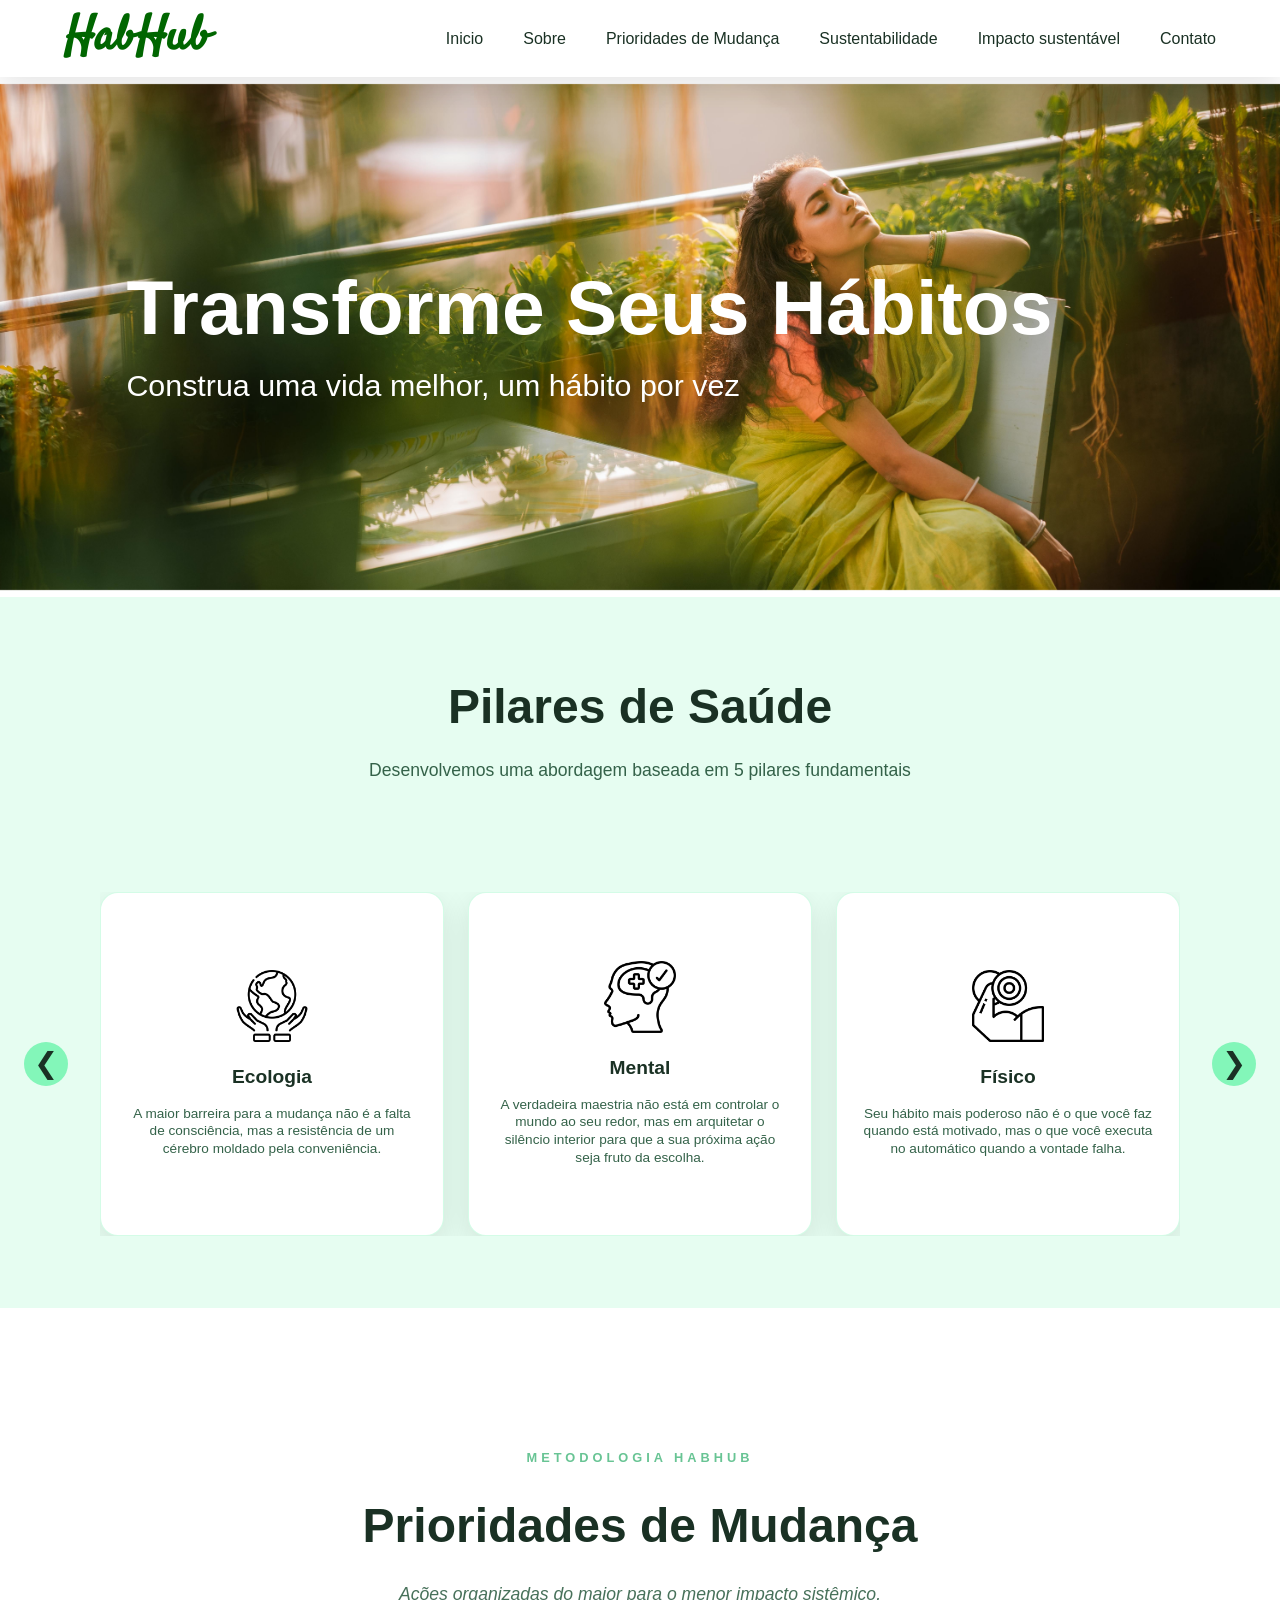
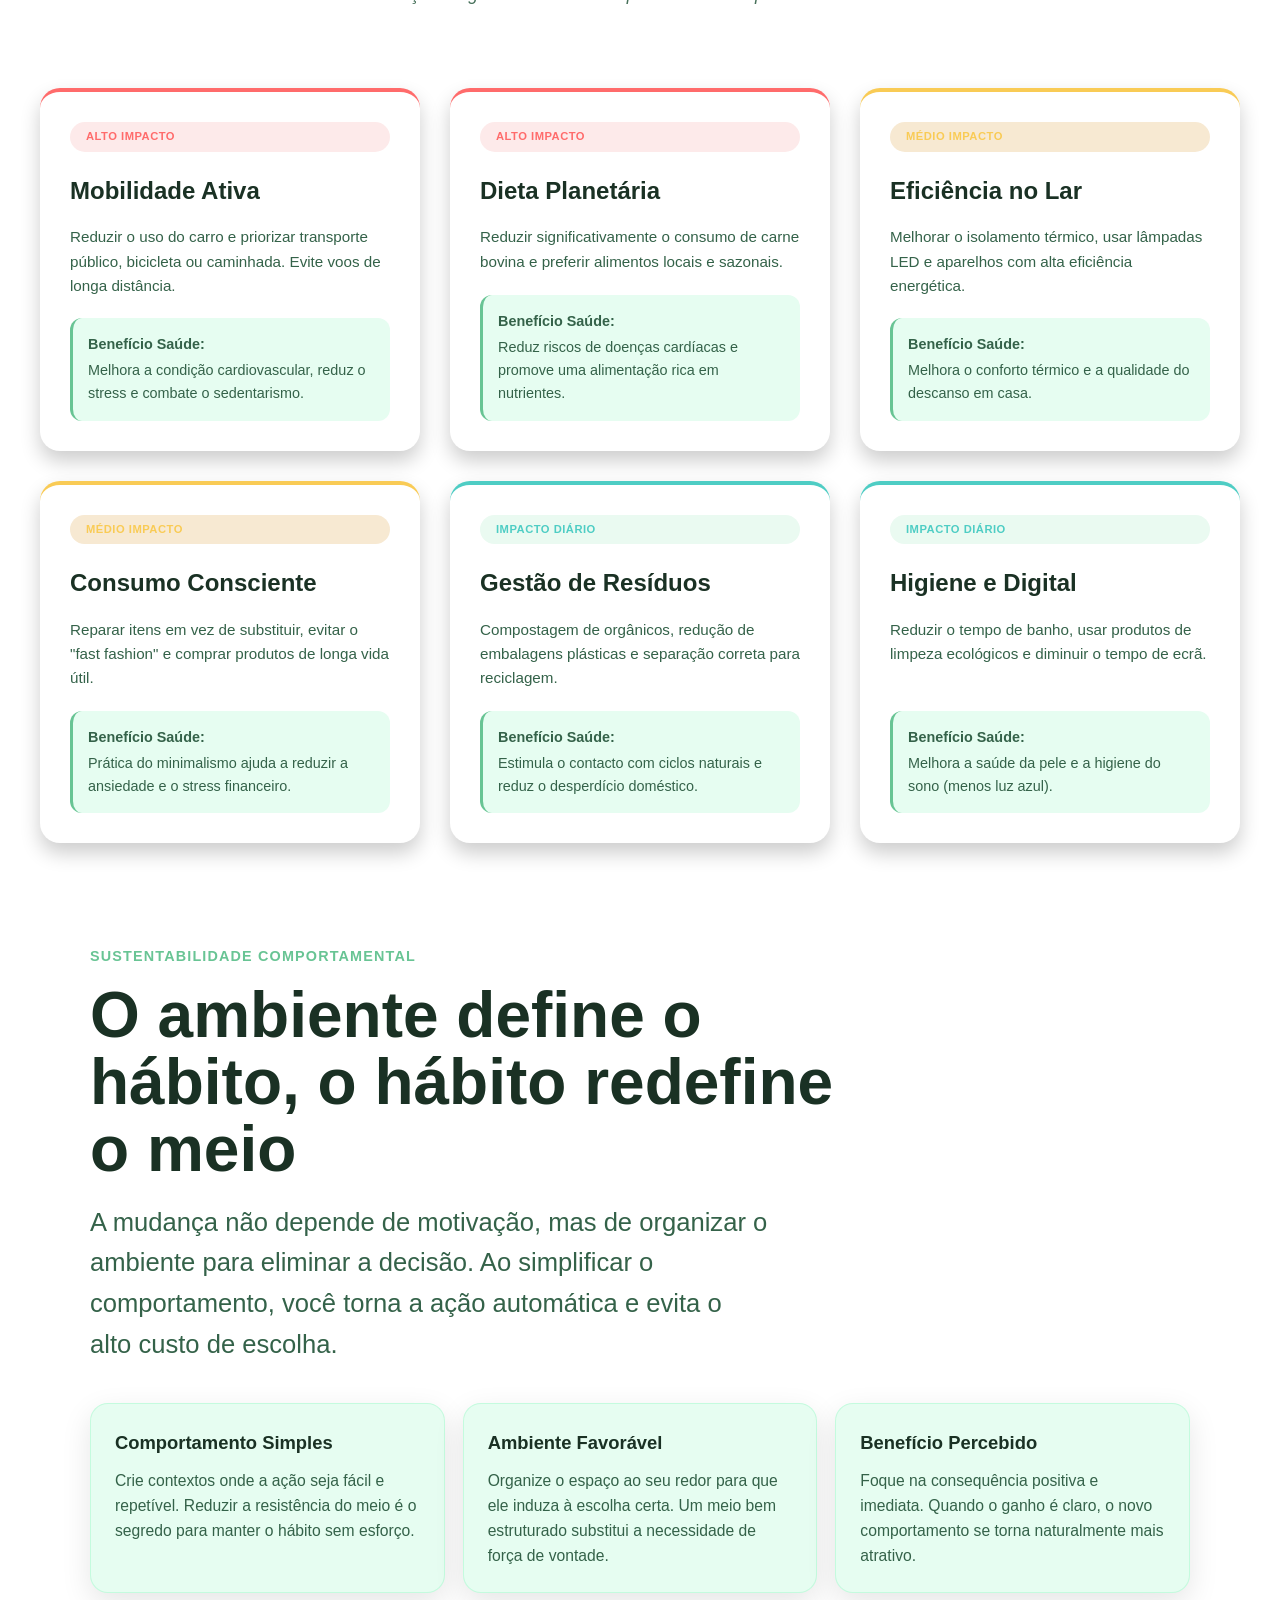
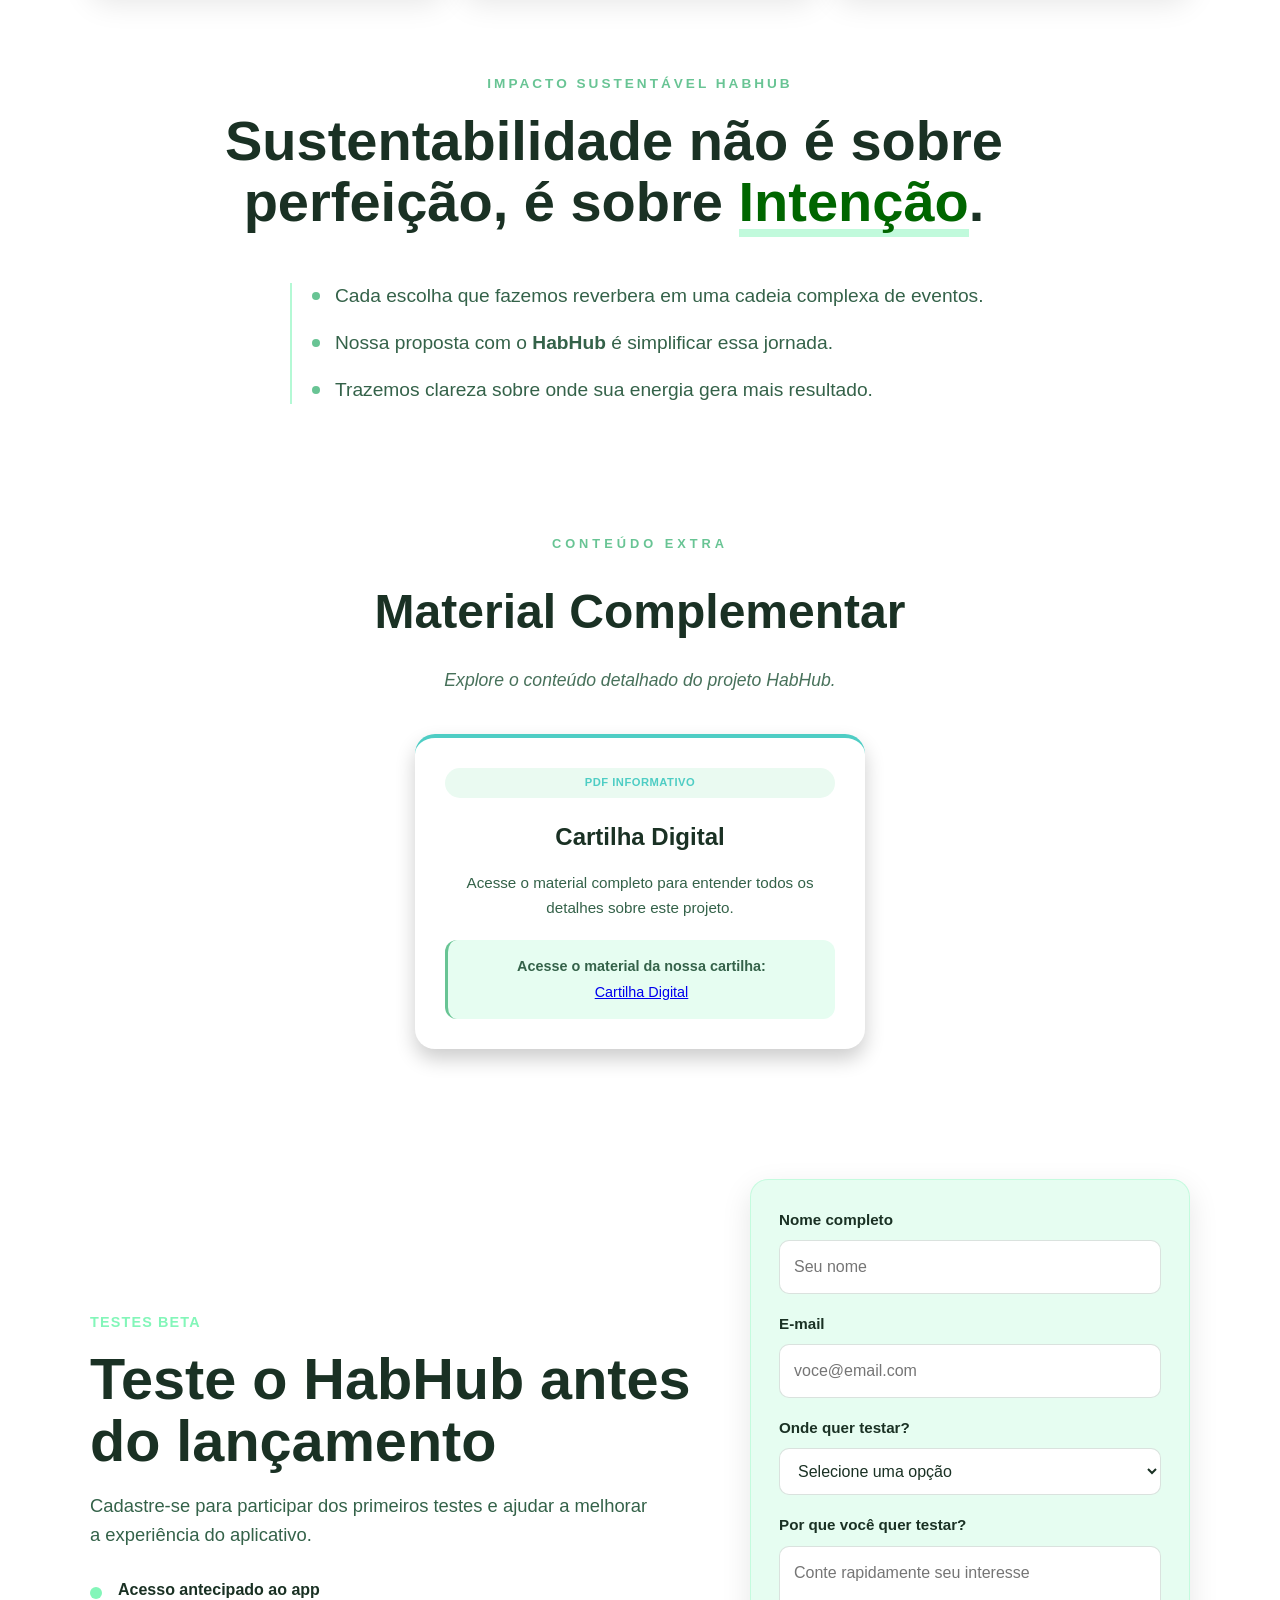
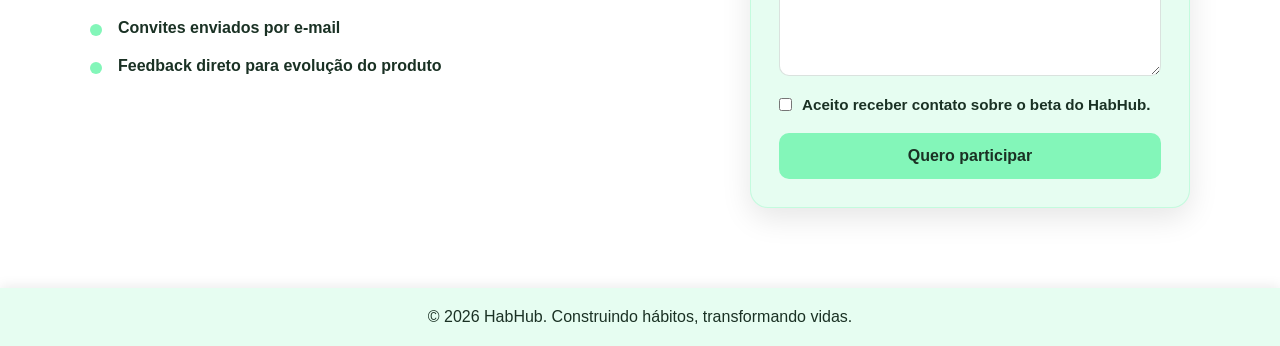
<file: site/index.html>
<!DOCTYPE html>
<html lang="pt-br">
<head>
    <meta charset="UTF-8">
    <meta name="viewport" content="width=device-width, initial-scale=1.0">
    <title>Projeto Da Faculdade</title>
    <link rel="preconnect" href="https://fonts.googleapis.com">
    <link rel="preconnect" href="https://fonts.gstatic.com" crossorigin>
    <link href="https://fonts.googleapis.com/css2?family=Satisfy&display=swap" rel="stylesheet">
    <link rel="stylesheet" href="./css/style.css">
</head>
<body>
    <header>
        <nav class="navbar">
            <a class="logo-link" href="#">
                <h1 class="logo">HabHub</h1>
            </a>
            <button class="nav-toggle" type="button" aria-label="Abrir menu" aria-controls="primary-menu" aria-expanded="false">
                <span></span>
                <span></span>
                <span></span>
            </button>
            <div class="nav-actions">
                <ul class="nav-links" id="primary-menu">
                    <li><a href="#home">Inicio</a></li>
                    <li><a href="#sobre">Sobre</a></li>
                    <li><a href="#priorities">Prioridades de Mudança</a></li>
                    <li><a href="#sustentabilidade">Sustentabilidade</a></li>
                    <li><a href="#presentation">Impacto sustentável</a></li>
                    <!-- <li><a href="pages/blog.html">Blog</a></li> -->
                    <li><a href="#contato">Contato</a></li>
                </ul>
            </div>
        </nav>
    </header>
    <main>
        <section id="home">
            <img src="img/mulher_zen_2.jpg" alt="Mulher Zen">
            <h2>Transforme Seus Hábitos</h2>
            <p>Construa uma vida melhor, um hábito por vez</p>
        </section>
        <section id="sobre" class="pillars">
            <div class="section-header">
                <h2>Pilares de Saúde</h2>
                <p>Desenvolvemos uma abordagem baseada em 5 pilares fundamentais</p>
            </div>
            <div class="carousel-container">
                <button class="carousel-nav-btn carousel-nav-prev" aria-label="Pilar anterior"> &#10094 </button>

                <div class="carousel-wrapper">
                    <div class="carousel-track" id="carouselTrack">
                        <article class="carousel-card">
                            <div class="card-icon">
                                <img src="img/gif_mundo.png" alt="icon terra">
                            </div>
                            <h3>Ecologia</h3>
                            <p>A maior barreira para a mudança não é a falta de consciência, mas a resistência de um cérebro moldado pela conveniência.</p>
                        </article>
                        <article class="carousel-card">
                            <div class="card-icon">
                                <img src="img/gif_mente.png" alt="icon mente">
                            </div>
                            <h3>Mental</h3>
                            <p>A verdadeira maestria não está em controlar o mundo ao seu redor, mas em arquitetar o silêncio interior para que a sua próxima ação seja fruto da escolha.</p>
                        </article>
                        <article class="carousel-card">
                            <div class="card-icon">
                                <img src="img/gif_forte.png" alt="icon físico">
                            </div>
                            <h3>Físico</h3>
                            <p>Seu hábito mais poderoso não é o que você faz quando está motivado, mas o que você executa no automático quando a vontade falha.</p>
                        </article>
                        <article class="carousel-card">
                            <div class="card-icon">
                                <img src="img/gif_salada.png" alt="icon salada">
                            </div>
                            <h3>Nutricional</h3>
                            <p>Sua vitalidade não nasce do que você consome ocasionalmente, mas da disciplina inabalável de nutrir o seu potencial todos os dias.</p>
                        </article>
                        <article class="carousel-card">
                            <div class="card-icon">
                                <img src="img/gif_sono.png" alt="icon sono">
                            </div>
                            <h3>Descanso</h3>
                            <p>O descanso não é uma interrupção da sua produtividade, mas a engenharia da sua potência.</p>
                        </article>
                    </div>
                </div>

                <button class="carousel-nav-btn carousel-nav-next" aria-label="Próximo pilar">&#10095</button>
            </div>
        </section>
        <section id="priorities">
            <div class="priorities-section">
                <div class="section-header-divider">
                    <span class="upper-detail">Metodologia HabHub</span>
                    <h2>Prioridades de Mudança</h2>
                    <p>Ações organizadas do maior para o menor impacto sistêmico.</p>
                </div>
            </div>
            <div class="grid">
                <article class="card high">
                    <span class="badge high">Alto Impacto</span>
                    <h3>Mobilidade Ativa</h3>
                    <p>Reduzir o uso do carro e priorizar transporte público, bicicleta ou caminhada. Evite voos de longa distância.</p>
                    <div class="health-box">
                        <strong> Benefício Saúde:</strong>
                        Melhora a condição cardiovascular, reduz o stress e combate o sedentarismo.
                    </div>
                </article>
                <article class="card high">
                    <span class="badge high">Alto Impacto</span>
                    <h3>Dieta Planetária</h3>
                    <p>Reduzir significativamente o consumo de carne bovina e preferir alimentos locais e sazonais.</p>
                    <div class="health-box">
                        <strong> Benefício Saúde:</strong>
                        Reduz riscos de doenças cardíacas e promove uma alimentação rica em nutrientes.
                    </div>
                </article>
                <article class="card med">
                    <span class="badge med">Médio Impacto</span>
                    <h3>Eficiência no Lar</h3>
                    <p>Melhorar o isolamento térmico, usar lâmpadas LED e aparelhos com alta eficiência energética.</p>
                    <div class="health-box">
                        <strong> Benefício Saúde:</strong>
                        Melhora o conforto térmico e a qualidade do descanso em casa.
                    </div>
                </article>
                <article class="card med">
                    <span class="badge med">Médio Impacto</span>
                    <h3>Consumo Consciente</h3>
                    <p>Reparar itens em vez de substituir, evitar o "fast fashion" e comprar produtos de longa vida útil.</p>
                    <div class="health-box">
                        <strong> Benefício Saúde:</strong>
                        Prática do minimalismo ajuda a reduzir a ansiedade e o stress financeiro.
                    </div>
                </article>
                <article class="card low">
                    <span class="badge low">Impacto Diário</span>
                    <h3>Gestão de Resíduos</h3>
                    <p>Compostagem de orgânicos, redução de embalagens plásticas e separação correta para reciclagem.</p>
                    <div class="health-box">
                        <strong>Benefício Saúde:</strong>
                        Estimula o contacto com ciclos naturais e reduz o desperdício doméstico.
                    </div>
                </article>
                <article class="card low">
                    <span class="badge low">Impacto Diário</span>
                    <h3>Higiene e Digital</h3>
                    <p>Reduzir o tempo de banho, usar produtos de limpeza ecológicos e diminuir o tempo de ecrã.</p>
                    <div class="health-box">
                        <strong>Benefício Saúde:</strong>
                        Melhora a saúde da pele e a higiene do sono (menos luz azul).
                    </div>
                </article>
        </section>
        </section>
        <section id="sustentabilidade" class="sustainability">
            <div class="sustainability-content">
                <span class="sustainability-label">SUSTENTABILIDADE COMPORTAMENTAL</span>
                <h2>O ambiente define o hábito, o hábito redefine o meio</h2>
                <p>A mudança não depende de motivação, mas de organizar o ambiente para eliminar a decisão. Ao simplificar o comportamento, você torna a ação automática e evita o alto custo de escolha.</p>
                <div class="sustainability-actions">
                    <article>
                        <h3>Comportamento Simples</h3>
                        <p>Crie contextos onde a ação seja fácil e repetível. Reduzir a resistência do meio é o segredo para manter o hábito sem esforço.</p>
                    </article>
                    <article>
                        <h3>Ambiente Favorável</h3>
                        <p>Organize o espaço ao seu redor para que ele induza à escolha certa. Um meio bem estruturado substitui a necessidade de força de vontade.</p>
                    </article>
                    <article>
                        <h3>Benefício Percebido</h3>
                        <p>Foque na consequência positiva e imediata. Quando o ganho é claro, o novo comportamento se torna naturalmente mais atrativo.</p>
                    </article>
                </div>
            </div>
        </section>
        <section id="presentation" class="presentation-area">
            <div class="presenter-header">
                <span class="brown">impacto sustentável HabHub </span>
                <h2 class="display-title">Sustentabilidade não é sobre perfeição, é sobre <strong>Intenção</strong>. </h2>
            </div>
            <div class="manifesto-wrapper">
                <div class="manifesto-line">
                    <span class="dot"></span>
                    <p>Cada escolha que fazemos reverbera em uma cadeia complexa de eventos.</p>
                </div>
                <div class="manifesto-line">
                    <span class="dot"></span>
                    <p>Nossa proposta com o <strong>HabHub</strong> é simplificar essa jornada.</p>
                </div>
                <div class="manifesto-line">
                    <span class="dot"></span>
                    <p>Trazemos clareza sobre onde sua energia gera mais resultado.</p>
                </div>
            </div>
        </section>
        <hr class="section-divider"> <div class="cartilha-section">
            <div class="section-header-divider">
                <span class="upper-detail">Conteúdo Extra</span>
                <h2>Material Complementar</h2>
                <p>Explore o conteúdo detalhado do projeto HabHub.</p>
            </div>
            <div class="cartilha-container">
                <article class="card low card-cartilha">
                    <span class="badge low">PDF Informativo</span>
                    <h3>Cartilha Digital</h3>
                    <p>Acesse o material completo para entender todos os detalhes sobre este projeto.</p>
                    <div class="health-box">
                        <strong>Acesse o material da nossa cartilha:</strong>
                        <a href="./docs/CARTILHA versão final- Conexões Saudáveis.pdf" target="_blank">Cartilha Digital</a>                 
                    </div>
                </article>
                </div>
            </div>
        <section id="contato" class="beta-signup">
            <div class="beta-content">
                <div class="beta-info">
                    <span class="beta-label">Testes beta</span>
                    <h2>Teste o HabHub antes do lançamento</h2>
                    <p>Cadastre-se para participar dos primeiros testes e ajudar a melhorar a experiência do aplicativo.</p>
                    <ul class="beta-benefits">
                        <li>Acesso antecipado ao app</li>
                        <li>Convites enviados por e-mail</li>
                        <li>Feedback direto para evolução do produto</li>
                    </ul>
                </div>
                <form class="beta-form" action="https://formsubmit.co/ricardobandeliauskas@gmail.com" method="POST">
                    <input type="hidden" name="_subject" value="Novo cadastro de beta tester - HabHub">
                    <input type="hidden" name="_template" value="table">
                    <input class="honeypot" type="text" name="_honey" tabindex="-1" autocomplete="off">
                    <div class="form-group">
                        <label for="beta-name">Nome completo</label>
                        <input id="beta-name" type="text" name="nome" placeholder="Seu nome" required>
                    </div>
                    <div class="form-group">
                        <label for="beta-email">E-mail</label>
                        <input id="beta-email" type="email" name="email" placeholder="voce@email.com" required>
                    </div>
                    <div class="form-group">
                        <label for="beta-platform">Onde quer testar?</label>
                        <select id="beta-platform" name="plataforma" required>
                            <option value="">Selecione uma opção</option>
                            <option value="Android">Android</option>
                            <option value="iOS">iOS</option>
                            <option value="Web">Web</option>
                        </select>
                    </div>
                    <div class="form-group">
                        <label for="beta-message">Por que você quer testar?</label>
                        <textarea id="beta-message" name="mensagem" rows="4" placeholder="Conte rapidamente seu interesse"></textarea>
                    </div>
                    <label class="form-consent">
                        <input type="checkbox" name="aceite_contato" required>
                        Aceito receber contato sobre o beta do HabHub.
                    </label>
                    <button class="beta-submit" type="submit">Quero participar</button>
                </form>
            </div>
        </section>
    </main>
    <footer>
        <p>&copy; 2026 HabHub. Construindo hábitos, transformando vidas.</p>
    </footer>
    <script src="./js/ibelive.js"></script>
</body>
</html>
</file>
<file: site/css/style.css>
:root {
    --logo-color: #006600;
    --primary-color: #83f6b9;
    --primary-dark: #68c494;
    --secondary-color: #b4f9d5;
    --danger-color: #4e936f;
    --bg-light: #ffffff;
    --bg-gray: #e6fdf1;
    --text-dark: #1a3124;
    --text-light: #346249;
    --shadow: 0 10px 30px rgba(0, 0, 0, 0.1);
    --shadow-lg: 0 20px 60px rgba(0, 0, 0, 0.15);
    --alto-impacto: #ff6b6b;
    --medio-impacto: #f9cb55;
    --baixo-impacto: #4ecdc4;
    --high-impact: #ff6b6b;
    --med-impact: #f9cb55;
    --low-impact: #4ecdc4;
}

* {
    margin: 0;
    padding: 0;
    box-sizing: border-box;
}

html {
    scroll-behavior: smooth;
}

body {
    font-family: 'Segoe UI', Tahoma, Geneva, Verdana, sans-serif;
    color: var(--text-dark);
    background-color: var(--bg-light);
    line-height: 1.6;
    transition: background-color 0.3s ease, color 0.3s ease;
}

header {
    background: var(--bg-light);
    box-shadow: var(--shadow);
    position: sticky;
    top: 0;
    z-index: 1000;
    transition: all 0.3s ease;
}

.navbar {
    display: flex;
    justify-content: space-between;
    align-items: center;
    padding: 0rem 5%;
    max-width: 1400px;
    margin: 0 auto;
    width: 100%;
}

.logo-container {
    display: flex;
    align-items: center;
    gap: 0.5rem;
}

.logo-icon {
    font-size: 2rem;
}

.logo-link {
    color: var(--logo-color);
    text-decoration: none;
}

.logo {
    font-family: 'Satisfy';
    font-size: 3rem;
    font-weight: 700;
    background-clip: text;
}

.nav-links {
    display: flex;
    list-style: none;
    gap: 2.5rem;
}

.nav-links a {
    text-decoration: none;
    color: var(--text-dark);
    font-weight: 500;
    position: relative;
    transition: color 0.3s ease;
}

.nav-links a::after {
    content: '';
    position: absolute;
    width: 0;
    height: 2px;
    bottom: -5px;
    left: 0;
    background: var(--primary-color);
    transition: width 0.3s ease;
}

.nav-links a:hover::after {
    width: 100%;
}

.nav-links a:hover {
    color: var(--primary-color);
}

.nav-toggle {
    display: none;
}

.theme-btn {
    border: 0;
    border-radius: 6px;
    padding: 10px 14px;
    background-color: var(--primary-color);
    color: #1a3124;
    cursor: pointer;
    font-weight: 600;
}

main {
    flex: 1;
}

#home {
    position: relative;
    display: flex;
    min-height: 520px;
    padding: 80px 24px;
    flex-direction: column;
    align-items: flex-start;
    justify-content: center;
    overflow: hidden;
    text-align: left;
}

#home img {
    position: absolute;
    inset: 0;
    z-index: 0;
    width: 100%;
    height: 100%;
    object-fit: cover;
}

#home h2,
#home p {
    color: var(--bg-light);
    position: relative;
    z-index: 1;
    max-width: 1000px /*520px*/;
    margin-left: clamp(32px, 8vw, 120px);
}

#home h2 {
    margin-bottom: 16px;
    font-size: clamp(2.8rem, 6vw, 5.2rem);
    line-height: 1.05;
}

#home p {
    margin-top: 0;
    font-size: clamp(1.25rem, 2.4vw, 1.9rem);
    line-height: 1.4;
}

.pillars {
    padding: 0;
    background-color: var(--bg-gray);
}

.section-header {
    max-width: 720px;
    margin: 0 auto 36px;
    text-align: center;
    padding: 72px 24px 0;
}

.section-header h2 {
    margin-bottom: 10px;
    color: var(--text-dark);
    font-size: clamp(2rem, 4vw, 3rem);
}

.section-header p {
    color: var(--text-light);
    font-size: 1.1rem;
}

.sustainability {
    display: flex;
    min-height: 520px;
    padding: 80px 24px;
    align-items: center;
    background-color: var(--bg-light);
}

.sustainability-content {
    width: min(100%, 1100px);
    margin: 0 auto;
}

.sustainability-label {
    display: inline-block;
    margin-bottom: 14px;
    color: var(--primary-dark);
    font-size: 0.9rem;
    font-weight: 800;
    letter-spacing: 0.08em;
    text-transform: uppercase;
}

.sustainability h2 {
    max-width: 760px;
    margin-bottom: 18px;
    color: var(--text-dark);
    font-size: clamp(2.4rem, 5vw, 4.8rem);
    line-height: 1.05;
}

.sustainability-content > p {
    max-width: 680px;
    color: var(--text-light);
    font-size: clamp(1.15rem, 2.2vw, 1.6rem);
}

.sustainability-actions {
    display: grid;
    grid-template-columns: repeat(3, 1fr);
    gap: 18px;
    margin-top: 38px;
}

.sustainability-actions article {
    padding: 24px;
    border: 1px solid rgba(131, 246, 185, 0.35);
    border-radius: 18px;
    background-color: var(--bg-gray);
    box-shadow: var(--shadow);
}

.sustainability-actions h3 {
    margin-bottom: 10px;
    color: var(--text-dark);
    font-size: 1.15rem;
}

.sustainability-actions p {
    color: var(--text-light);
    font-size: 0.98rem;
}

.beta-signup {
    padding: 80px 24px;
    background-color: var(--bg-light);
}

.beta-content {
    display: grid;
    grid-template-columns: 1fr minmax(320px, 440px);
    gap: 48px;
    align-items: center;
    width: min(100%, 1100px);
    margin: 0 auto;
}

.beta-label {
    display: inline-block;
    margin-bottom: 14px;
    color: var(--primary-color);
    font-size: 0.9rem;
    font-weight: 700;
    letter-spacing: 0.08em;
    text-transform: uppercase;
}

.beta-info h2 {
    max-width: 620px;
    margin-bottom: 18px;
    color: var(--text-dark);
    font-size: clamp(2.2rem, 4.5vw, 4rem);
    line-height: 1.08;
}

.beta-info p {
    max-width: 560px;
    color: var(--text-light);
    font-size: 1.15rem;
}

.beta-benefits {
    display: grid;
    gap: 12px;
    margin-top: 28px;
    color: var(--text-dark);
    list-style: none;
}

.beta-benefits li {
    position: relative;
    padding-left: 28px;
    font-weight: 600;
}

.beta-benefits li::before {
    content: "";
    position: absolute;
    top: 0.58em;
    left: 0;
    width: 12px;
    height: 12px;
    border-radius: 50%;
    background-color: var(--primary-color);
}

.beta-form {
    display: grid;
    gap: 18px;
    padding: 28px;
    border: 1px solid rgba(131, 246, 185, 0.35);
    border-radius: 18px;
    background-color: var(--bg-gray);
    box-shadow: var(--shadow);
}

.form-group {
    display: grid;
    gap: 8px;
}

.form-group label,
.form-consent {
    color: var(--text-dark);
    font-size: 0.95rem;
    font-weight: 700;
}

.form-group input,
.form-group select,
.form-group textarea {
    width: 100%;
    border: 1px solid rgba(52, 98, 73, 0.18);
    border-radius: 10px;
    padding: 13px 14px;
    background-color: var(--bg-light);
    color: var(--text-dark);
    font: inherit;
}

.form-group textarea {
    resize: vertical;
}

.form-group input:focus,
.form-group select:focus,
.form-group textarea:focus {
    border-color: var(--primary-color);
    outline: 3px solid rgba(131, 246, 185, 0.28);
}

.form-consent {
    display: flex;
    align-items: flex-start;
    gap: 10px;
    line-height: 1.4;
}

.form-consent input {
    margin-top: 4px;
    accent-color: var(--primary-color);
}

.beta-submit {
    border: 0;
    border-radius: 10px;
    padding: 14px 18px;
    background-color: var(--primary-color);
    color: #1a3124;
    cursor: pointer;
    font-size: 1rem;
    font-weight: 800;
    transition: background-color 0.2s ease, transform 0.2s ease;
}

.beta-submit:hover {
    background-color: var(--primary-dark);
    transform: translateY(-2px);
}

.honeypot {
    display: none;
}

.container {
    max-width: 1100px;
    margin: 40px auto;
    padding: 0 20px;
}

.presentation-area {
    margin-bottom: 50px;
    max-width: 1000px;
    margin-left: auto;
    margin-right: auto;
    padding: 0 24px;
}

.presentation-header {
    margin-bottom: 50px;
    text-align: left;
}

.presenter-header {
    margin-bottom: 50px;
    text-align: center;
}

.brown {
    display: block;
    text-transform: uppercase;
    letter-spacing: 3px;
    font-size: 0.85rem;
    color: var(--primary-dark);
    font-weight: 700;
    margin-bottom: 15px;
}

.display-title {
    font-size: clamp(2rem, 5vw, 3.5rem);
    line-height: 1.1;
    color: var(--text-dark);
    max-width: 900px;
}

.display-title strong {
    color: var(--logo-color);
    position: relative;
}

.display-title strong::after {
    content: '';
    position: absolute;
    width: 100%;
    height: 8px;
    background: var(--primary-color);
    bottom: -4px;
    left: 0;
    z-index: -1;
    opacity: 0.5;
}

.manifesto-wrapper {
    margin-top: 40px;
    padding-left: 20px;
    border-left: 2px solid var(--secondary-color);
    max-width: 700px;
    margin-left: auto;
    margin-right: auto;
}

.manifesto-line {
    display: flex;
    align-items: center;
    gap: 15px;
    margin-bottom: 20px;
}

.manifesto-line p {
    font-size: 1.2rem;
    color: var(--text-light);
    line-height: 1.4;
    margin: 0;
}

.dot {
    width: 8px;
    height: 8px;
    background-color: var(--primary-dark);
    border-radius: 50%;
    flex-shrink: 0;
}

.priorities-section {
    margin-top: 140px;
    margin-bottom: 60px;
    padding: 0 20px;
    text-align: center;
}

.upper-detail {
    display: block;
    font-size: 0.8rem;
    text-transform: uppercase;
    letter-spacing: 4px;
    color: var(--primary-dark);
    margin-bottom: 20px;
    font-weight: 700;
}

.section-header-divider h2 {
    font-size: clamp(2rem, 4vw, 3rem);
    color: var(--text-dark);
    font-weight: 800;
    margin-bottom: 15px;
    position: relative;
    display: inline-block;
}

.section-header-divider p {
    font-size: 1.1rem;
    color: var(--text-light);
    max-width: 600px;
    margin: 0 auto 40px;
    font-style: italic;
    opacity: 0.9;
}

.scroll-indicator {
    display: flex;
    justify-content: center;
    align-items: center;
    margin-top: 20px;
    width: 100%;
    margin: 60px 0;
}

.mouse {
    width: 26px;
    height: 42px;
    border: 2px solid var(--primary-dark);
    border-radius: 20px;
    display: flex;
    justify-content: center;
    padding-top: 8px;
    position: relative;
}

.wheel {
    width: 4px;
    height: 8px;
    background: var(--primary-dark);
    border-radius: 2px;
    animation: scrollMove 1.6s infinite;
}

.grid {
    display: grid;
    grid-template-columns: repeat(3, 1fr);
    gap: 30px;
    padding: 20px 0;
    max-width: 1200px;
    margin: 0 auto;
    justify-content: center;
}

.card {
    background: var(--bg-light);
    border-radius: 20px;
    padding: 30px;
    position: relative;
    box-shadow: 0 10px 20px rgba(0, 0, 0, 0.2);
    transition: all 0.4s cubic-bezier(0.175, 0.885, 0.32, 1.275);
    display: flex;
    flex-direction: column;
    border-top: 4px rgb(100, 100, 100) solid;
}

.card:hover {
    transform: translateY(-10px);
    box-shadow: 0 10px 30px rgba(0, 0, 0, 0.4);
}

.card.high {
    border-top-color: var(--high-impact);
}

.card.med {
    border-top-color: var(--med-impact);
}

.card.low {
    border-top-color: var(--low-impact);
}

.card-cartilha{
    grid-column: 2;
}

.cartilha-section {
    margin-top: 80px;
    text-align: center;
}

.cartilha-container {
    display: flex;
    justify-content: center;
    margin-top: 30px;
    padding-bottom: 50px;
}

.card-cartilha {
    max-width: 450px;
    width: 100%;
}

.section-divider {
    border: 0;
    border-top: none; 
}
.badge {
    display: inline-block;
    font-size: 0.7rem;
    font-weight: bold;
    padding: 6px 16px;
    border-radius: 50px;
    margin-bottom: 20px;
    text-transform: uppercase;
    align-items: flex-start;
    letter-spacing: 0.5px;
}

.badge.high {
    background: #fdeaea;
    color: var(--alto-impacto);
}

.badge.med {
    background: #f7e9d2;
    color: var(--medio-impacto);
}

.badge.low {
    background: #eafaf1;
    color: var(--baixo-impacto);
}

.card h3 {
    font-size: 1.5rem;
    margin-bottom: 15px;
    color: var(--text-dark);
    transition: color 0.3s ease;
}

.card:hover h3 {
    color: var(--logo-color);
}

.card p {
    font-size: 0.95rem;
    color: var(--text-light);
    margin-bottom: 20px;
    flex-grow: 1;
}

.health-box {
    background-color: var(--bg-gray);
    padding: 15px;
    border-radius: 12px;
    font-size: 0.9rem;
    color: var(--text-light);
    border-left: 3px solid var(--primary-dark);
    margin-top: auto;
    transition: background-color 0.3s ease;
}

.health-box strong {
    display: block;
    margin-bottom: 3px;
}

footer {
    width: 100%;
    padding: 16px 24px;
    background-color: var(--bg-gray);
    color: var(--text-dark);
    text-align: center;
    box-shadow: 0 -2px 12px rgba(0, 0, 0, 0.08);
}

footer p {
    margin: 0;
}

@keyframes scrollMove {
    0% {
        transform: translateY(0);
        opacity: 1;
    }
    100% {
        transform: translateY(15px);
        opacity: 0;
    }
}

.carousel-container {
    width: 100%;
    background-color: var(--bg-gray);
    padding: 72px 24px;
    display: flex;
    justify-content: center;
    align-items: center;
    gap: 32px;
}

.carousel-wrapper {
    width: 100%;
    max-width: 1100px;
    overflow: hidden;
}

.carousel-track {
    display: flex;
    gap: 24px;
    transition: transform 0.4s cubic-bezier(0.33, 0.66, 0.66, 1);
}

.carousel-card {
    flex: 0 0 calc((100% - 48px) / 3);
    min-width: 280px;
    aspect-ratio: 1 / 1;
    display: flex;
    flex-direction: column;
    align-items: center;
    justify-content: center;
    gap: 12px;
    padding: 24px;
    background-color: var(--bg-light);
    border: 1px solid rgba(131, 246, 185, 0.35);
    border-radius: 18px;
    box-shadow: var(--shadow);
    text-align: center;
    transition: all 0.3s ease;
}

.carousel-card:hover {
    transform: translateY(-8px);
    box-shadow: var(--shadow-lg);
    border-color: var(--primary-color);
}

.card-icon {
    font-size: 3rem;
    line-height: 1;
}

.card-icon img {
    height: 4.5rem;
}

.carousel-card h3 {
    color: var(--text-dark);
    font-size: 1.2rem;
    margin: 0;
    font-weight: 600;
}

.carousel-card p {
    color: var(--text-light);
    font-size: 0.85rem;
    line-height: 1.3;
    margin: 0;
}

.carousel-nav-btn {
    flex: 0 0 auto;
    width: 44px;
    height: 44px;
    border: 0;
    border-radius: 50%;
    background-color: var(--primary-color);
    color: #1a3124;
    cursor: pointer;
    font-size: 1.8rem;
    line-height: 1;
    display: flex;
    align-items: center;
    justify-content: center;
    transition: all 0.2s ease;
}

.carousel-nav-btn:hover {
    background-color: var(--primary-dark);
    transform: scale(1.1);
}

.carousel-nav-btn:active {
    transform: scale(0.95);
}

@media (max-width: 700px) {
    body {
        padding-top: 0;
    }

    .navbar {
        position: relative;
        flex-wrap: nowrap;
        gap: 16px;
        padding: 8px 16px;
    }

    .logo {
        font-size: 2rem;
    }

    .nav-toggle {
        display: flex;
        flex-direction: column;
        align-items: center;
        justify-content: center;
        gap: 4px;
        width: 42px;
        height: 42px;
        margin-left: auto;
        border: 0;
        border-radius: 8px;
        background-color: var(--bg-gray);
        cursor: pointer;
    }

    .nav-toggle span {
        display: block;
        width: 22px;
        height: 2px;
        border-radius: 999px;
        background-color: var(--text-dark);
        transition: transform 0.2s ease, opacity 0.2s ease;
    }

    .nav-toggle.is-open span:nth-child(1) {
        transform: translateY(6px) rotate(45deg);
    }

    .nav-toggle.is-open span:nth-child(2) {
        opacity: 0;
    }

    .nav-toggle.is-open span:nth-child(3) {
        transform: translateY(-6px) rotate(-45deg);
    }

    .nav-actions {
        position: absolute;
        top: 100%;
        right: 16px;
        width: 100%;
        max-width: 260px;
        max-height: 0;
        overflow: hidden;
        border-radius: 0 0 12px 12px;
        background-color: var(--bg-light);
        box-shadow: var(--shadow);
        opacity: 0;
        pointer-events: none;
        transition: max-height 0.25s ease, opacity 0.2s ease;
    }

    .nav-actions.is-open {
        max-height: 420px;
        opacity: 1;
        pointer-events: auto;
    }

    .nav-links {
        flex-direction: column;
        align-items: stretch;
        gap: 0;
        padding: 10px;
    }

    .nav-links a {
        display: block;
        padding: 12px 14px;
        border-radius: 8px;
    }

    .nav-links a::after {
        display: none;
    }

    .nav-links a:hover {
        background-color: var(--bg-gray);
    }

    .theme-btn {
        padding: 8px 10px;
    }

    #home {
        min-height: 420px;
        padding: 64px 16px;
    }

    .sustainability {
        min-height: 420px;
        padding: 64px 16px;
    }

    .sustainability-actions {
        grid-template-columns: 1fr;
        gap: 14px;
    }

    .pillars {
        padding: 0;
    }

    .section-header {
        padding: 48px 16px 0;
    }

    .carousel-btn {
        flex-basis: 38px;
        width: 38px;
        height: 38px;
        font-size: 1.7rem;
    }

    .beta-signup {
        padding: 56px 16px;
    }

    .beta-content {
        grid-template-columns: 1fr;
        gap: 30px;
    }

    .beta-form {
        padding: 22px;
    }

    .grid {
        grid-template-columns: 1fr;
    }

    .carousel-container {
        padding: 48px 16px;
        gap: 16px;
    }

    .carousel-track {
        gap: 16px;
    }

    .carousel-card {
        flex: 0 0 100%;
        padding: 20px 16px;
    }

    .card-icon img {
        height: 3rem;
    }

    .carousel-card h3 {
        font-size: 1rem;
    }

    .carousel-card p {
        font-size: 0.8rem;
    }

    .carousel-nav-btn {
        width: 40px;
        height: 40px;
        font-size: 1.4rem;
    }

}
</file>
